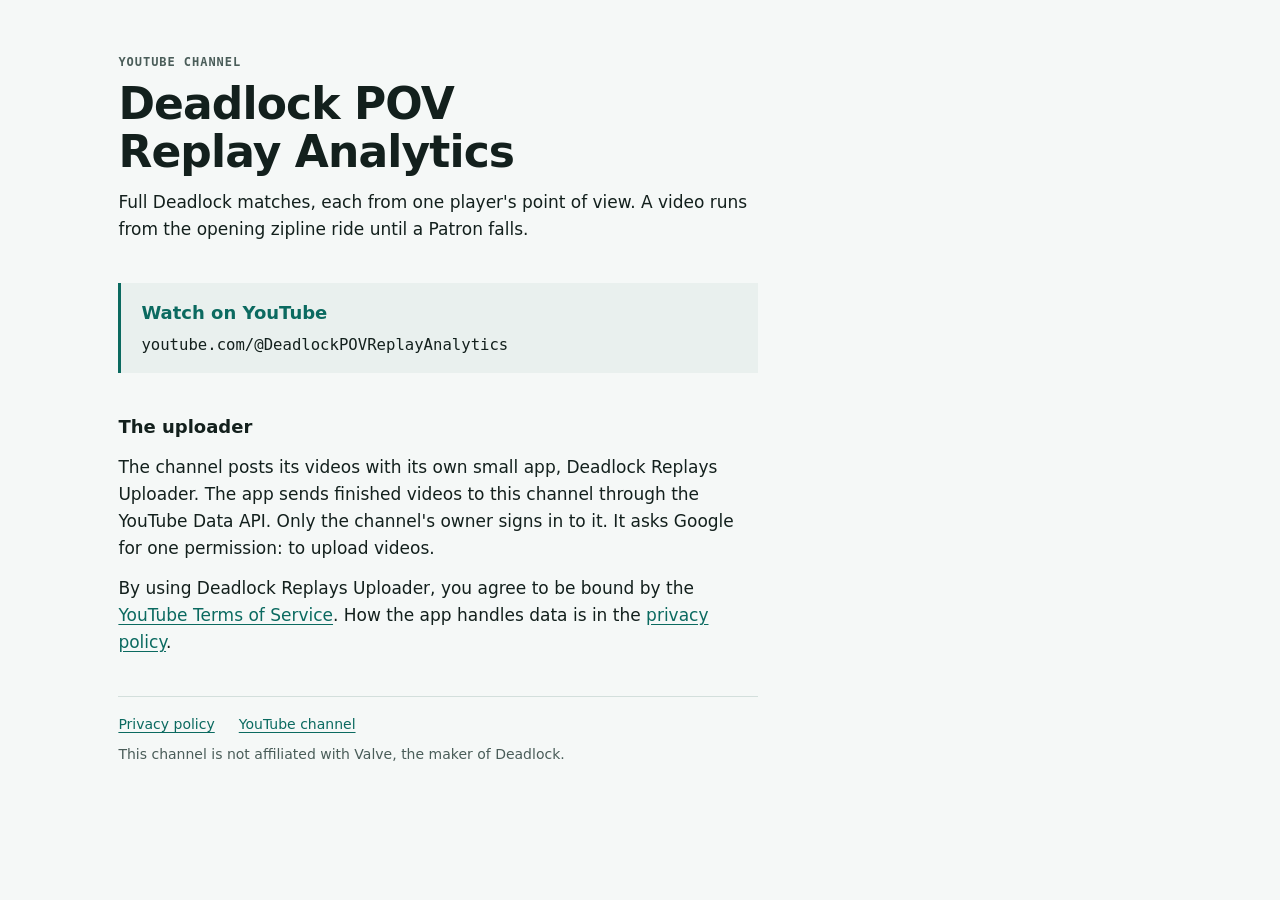
<file: index.html>
<!doctype html>
<html lang="en">
<head>
<meta charset="utf-8">
<meta name="viewport" content="width=device-width, initial-scale=1, viewport-fit=cover">
<title>Deadlock POV Replay Analytics</title>
<meta name="description" content="A YouTube channel of full Deadlock matches, each from one player's point of view.">
<link rel="stylesheet" href="style.css">
</head>
<body>
<main class="page">
  <header>
    <p class="eyebrow">YouTube channel</p>
    <h1>Deadlock POV Replay Analytics</h1>
    <p>Full Deadlock matches, each from one player's point of view. A video runs from the opening zipline ride until a Patron falls.</p>
  </header>

  <a class="channel" href="https://www.youtube.com/@DeadlockPOVReplayAnalytics">
    <strong>Watch on YouTube</strong>
    <span class="mono">youtube.com/@DeadlockPOVReplayAnalytics</span>
  </a>

  <section>
    <h2>The uploader</h2>
    <p>The channel posts its videos with its own small app, Deadlock Replays Uploader. The app sends finished videos to this channel through the YouTube Data API. Only the channel's owner signs in to it. It asks Google for one permission: to upload videos.</p>
    <p>By using Deadlock Replays Uploader, you agree to be bound by the <a href="https://www.youtube.com/t/terms">YouTube Terms of Service</a>. How the app handles data is in the <a href="privacy.html">privacy policy</a>.</p>
  </section>

  <footer>
    <a href="privacy.html">Privacy policy</a>
    <a href="https://www.youtube.com/@DeadlockPOVReplayAnalytics">YouTube channel</a>
    <p>This channel is not affiliated with Valve, the maker of Deadlock.</p>
  </footer>
</main>
</body>
</html>
</file>
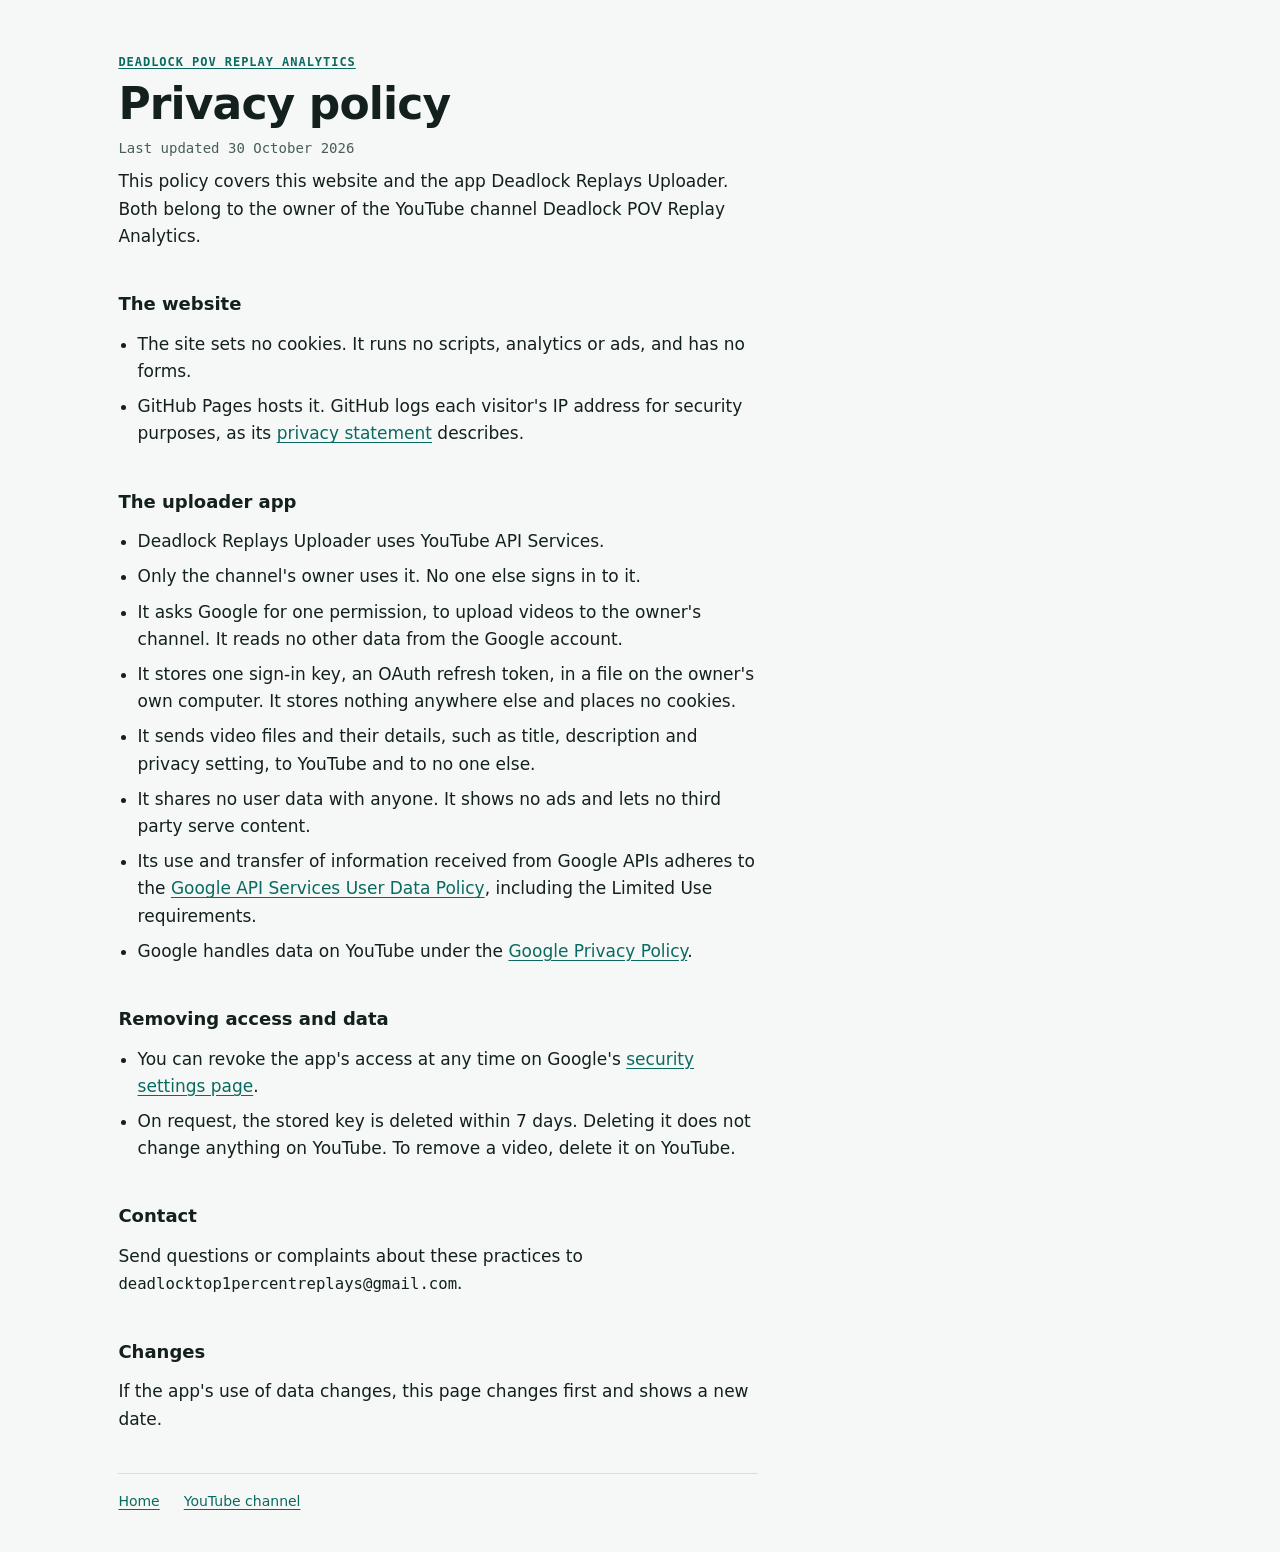
<file: privacy.html>
<!doctype html>
<html lang="en">
<head>
<meta charset="utf-8">
<meta name="viewport" content="width=device-width, initial-scale=1, viewport-fit=cover">
<title>Privacy policy · Deadlock POV Replay Analytics</title>
<link rel="stylesheet" href="style.css">
</head>
<body>
<main class="page">
  <header>
    <p class="eyebrow"><a href="./">Deadlock POV Replay Analytics</a></p>
    <h1>Privacy policy</h1>
    <p class="date">Last updated 30 October 2026</p>
    <p>This policy covers this website and the app Deadlock Replays Uploader. Both belong to the owner of the YouTube channel Deadlock POV Replay Analytics.</p>
  </header>

  <section>
    <h2>The website</h2>
    <ul>
      <li>The site sets no cookies. It runs no scripts, analytics or ads, and has no forms.</li>
      <li>GitHub Pages hosts it. GitHub logs each visitor's IP address for security purposes, as its <a href="https://docs.github.com/en/site-policy/privacy-policies/github-general-privacy-statement">privacy statement</a> describes.</li>
    </ul>
  </section>

  <section>
    <h2>The uploader app</h2>
    <ul>
      <li>Deadlock Replays Uploader uses YouTube API Services.</li>
      <li>Only the channel's owner uses it. No one else signs in to it.</li>
      <li>It asks Google for one permission, to upload videos to the owner's channel. It reads no other data from the Google account.</li>
      <li>It stores one sign-in key, an OAuth refresh token, in a file on the owner's own computer. It stores nothing anywhere else and places no cookies.</li>
      <li>It sends video files and their details, such as title, description and privacy setting, to YouTube and to no one else.</li>
      <li>It shares no user data with anyone. It shows no ads and lets no third party serve content.</li>
      <li>Its use and transfer of information received from Google APIs adheres to the <a href="https://developers.google.com/terms/api-services-user-data-policy">Google API Services User Data Policy</a>, including the Limited Use requirements.</li>
      <li>Google handles data on YouTube under the <a href="http://www.google.com/policies/privacy">Google Privacy Policy</a>.</li>
    </ul>
  </section>

  <section>
    <h2>Removing access and data</h2>
    <ul>
      <li>You can revoke the app's access at any time on Google's <a href="https://security.google.com/settings/security/permissions">security settings page</a>.</li>
      <li>On request, the stored key is deleted within 7 days. Deleting it does not change anything on YouTube. To remove a video, delete it on YouTube.</li>
    </ul>
  </section>

  <section>
    <h2>Contact</h2>
    <p>Send questions or complaints about these practices to <span class="mono">deadlocktop1percentreplays@gmail.com</span>.</p>
  </section>

  <section>
    <h2>Changes</h2>
    <p>If the app's use of data changes, this page changes first and shows a new date.</p>
  </section>

  <footer>
    <a href="./">Home</a>
    <a href="https://www.youtube.com/@DeadlockPOVReplayAnalytics">YouTube channel</a>
  </footer>
</main>
</body>
</html>
</file>
<file: style.css>
/* System faces only: the privacy page promises the site loads nothing from a third party. */
:root {
  --bg: #f5f8f7;
  --fg: #13201d;
  --muted: #4a5d59;
  --accent: #0b6a60;
  --rule: #d3dfdc;
  --panel: #e9f0ee;
  --sans: system-ui, -apple-system, "Segoe UI", Roboto, "Helvetica Neue", Arial, sans-serif;
  --mono: ui-monospace, "SF Mono", "Cascadia Mono", "DejaVu Sans Mono", Menlo, Consolas, monospace;
}
@media (prefers-color-scheme: dark) {
  :root:not([data-theme="light"]) {
    --bg: #0e1614; --fg: #e2ebe9; --muted: #9db1ad; --accent: #62d2c1; --rule: #25332f; --panel: #15201d;
    color-scheme: dark;
  }
}
:root[data-theme="dark"] {
  --bg: #0e1614; --fg: #e2ebe9; --muted: #9db1ad; --accent: #62d2c1; --rule: #25332f; --panel: #15201d;
  color-scheme: dark;
}

body {
  margin: 0;
  background: var(--bg);
  color: var(--fg);
  font: 1.0625rem/1.6 var(--sans);
}
.page {
  max-width: 40rem;
  padding-block: 3.5rem 2.5rem;
  padding-left: max(16px, env(safe-area-inset-left, 0px));
  padding-right: max(16px, env(safe-area-inset-right, 0px));
  display: grid;
  gap: 2.5rem;
}
@media (min-width: 46rem) { .page { margin-left: 8vw; } }

header { display: grid; gap: 0.75rem; }
.eyebrow {
  margin: 0;
  font: 600 0.75rem/1 var(--mono);
  letter-spacing: 0.08em;
  text-transform: uppercase;
  color: var(--muted);
}
h1 {
  margin: 0;
  font-size: clamp(2rem, 6vw, 2.75rem);
  line-height: 1.1;
  font-weight: 800;
  letter-spacing: -0.02em;
  text-wrap: balance;
}
h2 { margin: 0; font-size: 1.125rem; font-weight: 700; text-wrap: balance; }
p, ul { margin: 0; }
section { display: grid; gap: 0.75rem; }
ul { padding-left: 1.2rem; display: grid; gap: 0.5rem; }

a { color: var(--accent); text-underline-offset: 0.18em; }
a:focus-visible { outline: 2px solid var(--accent); outline-offset: 3px; border-radius: 2px; }
code, .mono { font-family: var(--mono); font-size: 0.92em; overflow-wrap: anywhere; }

.channel {
  display: grid;
  gap: 0.25rem;
  padding: 1rem 1.25rem;
  background: var(--panel);
  border-left: 3px solid var(--accent);
  text-decoration: none;
  color: var(--fg);
}
.channel strong { color: var(--accent); font-size: 1.125rem; }
.channel:hover strong { text-decoration: underline; }

.date { color: var(--muted); font: 0.875rem var(--mono); }

footer {
  border-top: 1px solid var(--rule);
  padding-top: 1rem;
  display: flex;
  flex-wrap: wrap;
  gap: 0.5rem 1.5rem;
  font-size: 0.875rem;
  color: var(--muted);
}
footer p { flex-basis: 100%; }
</file>
